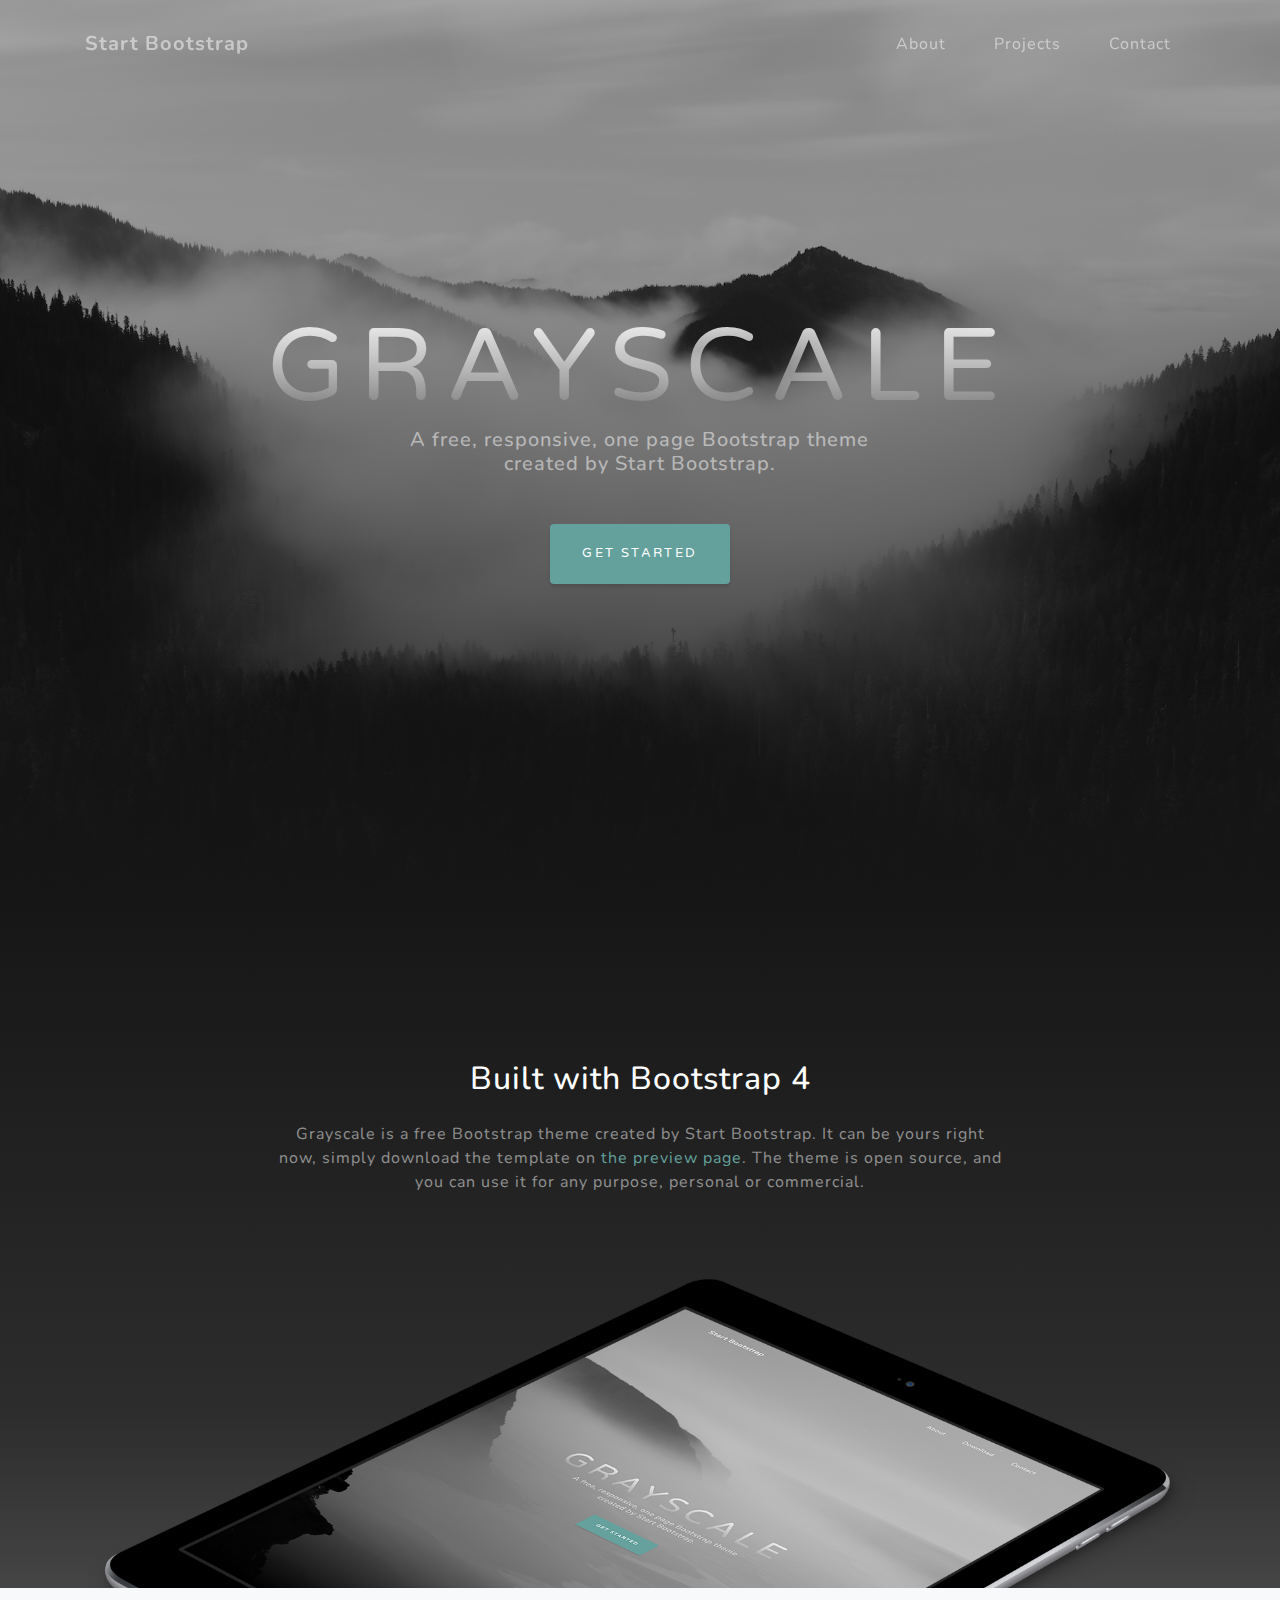
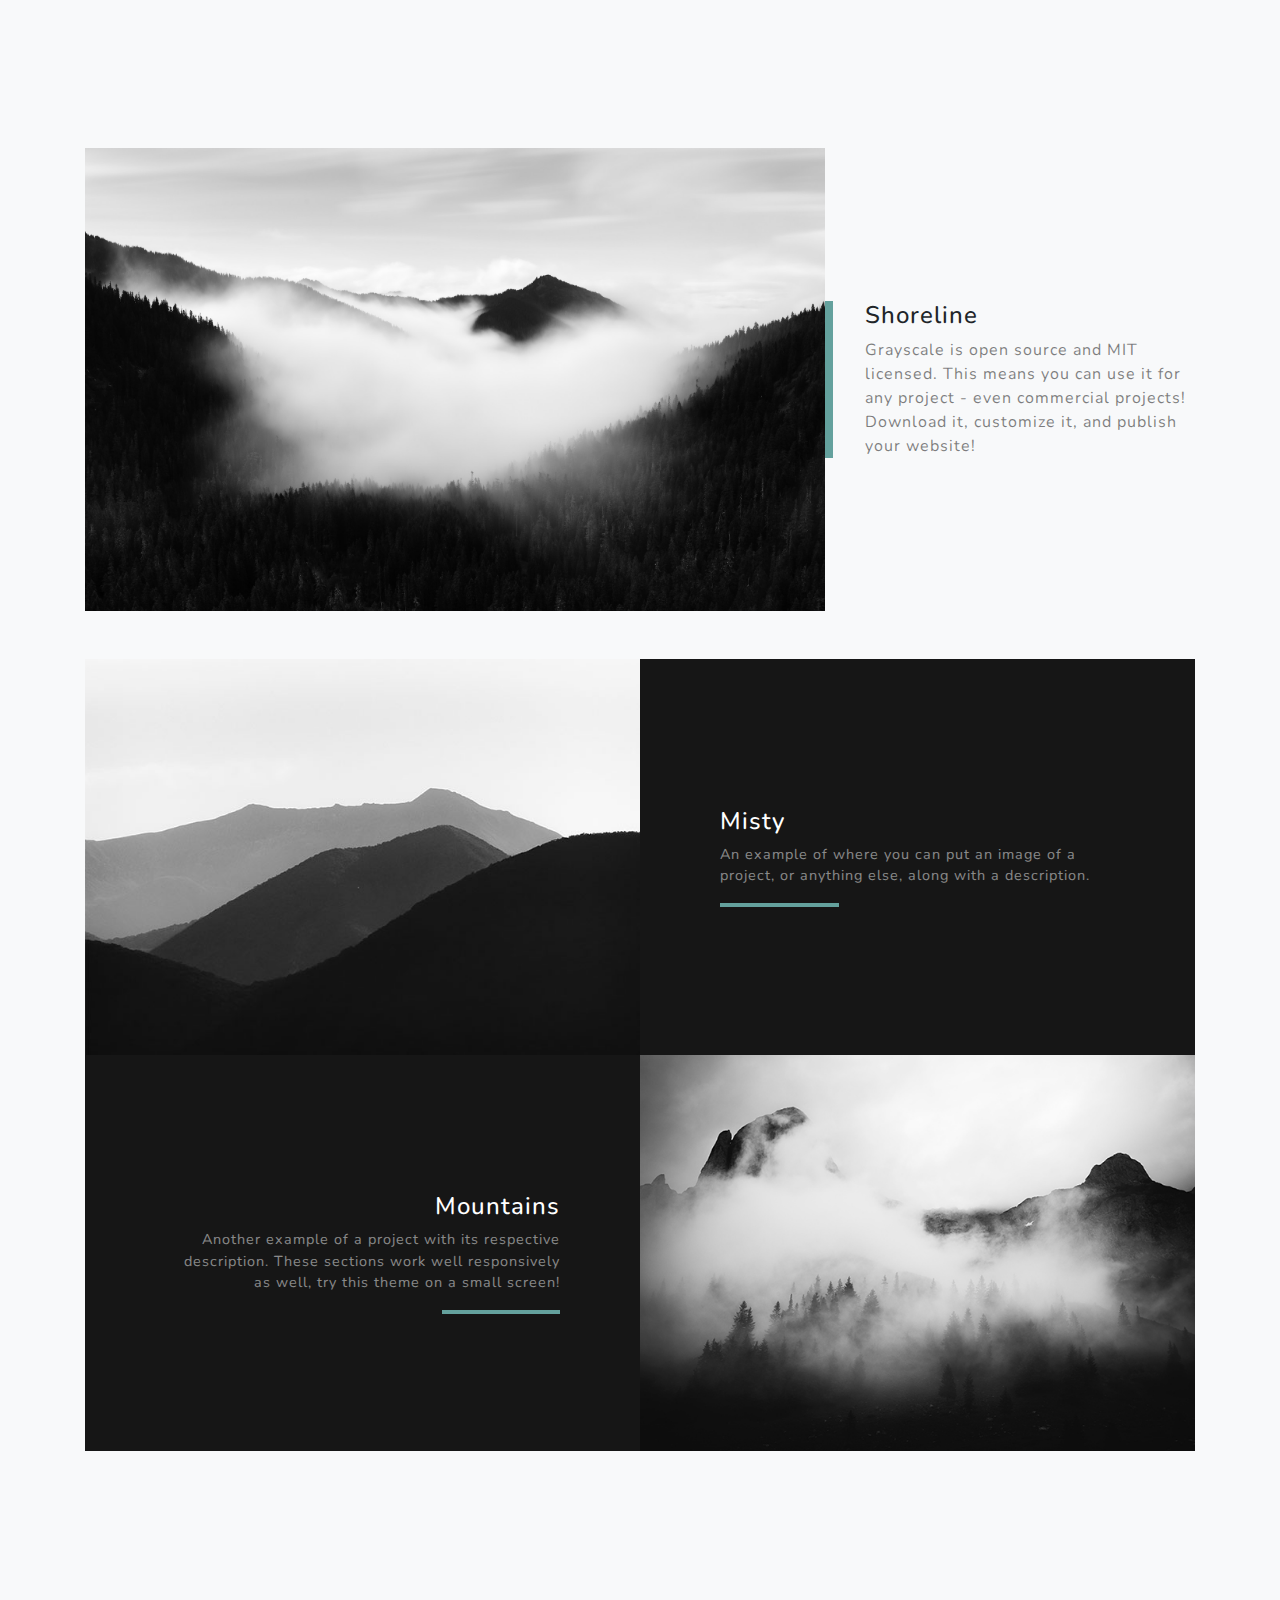
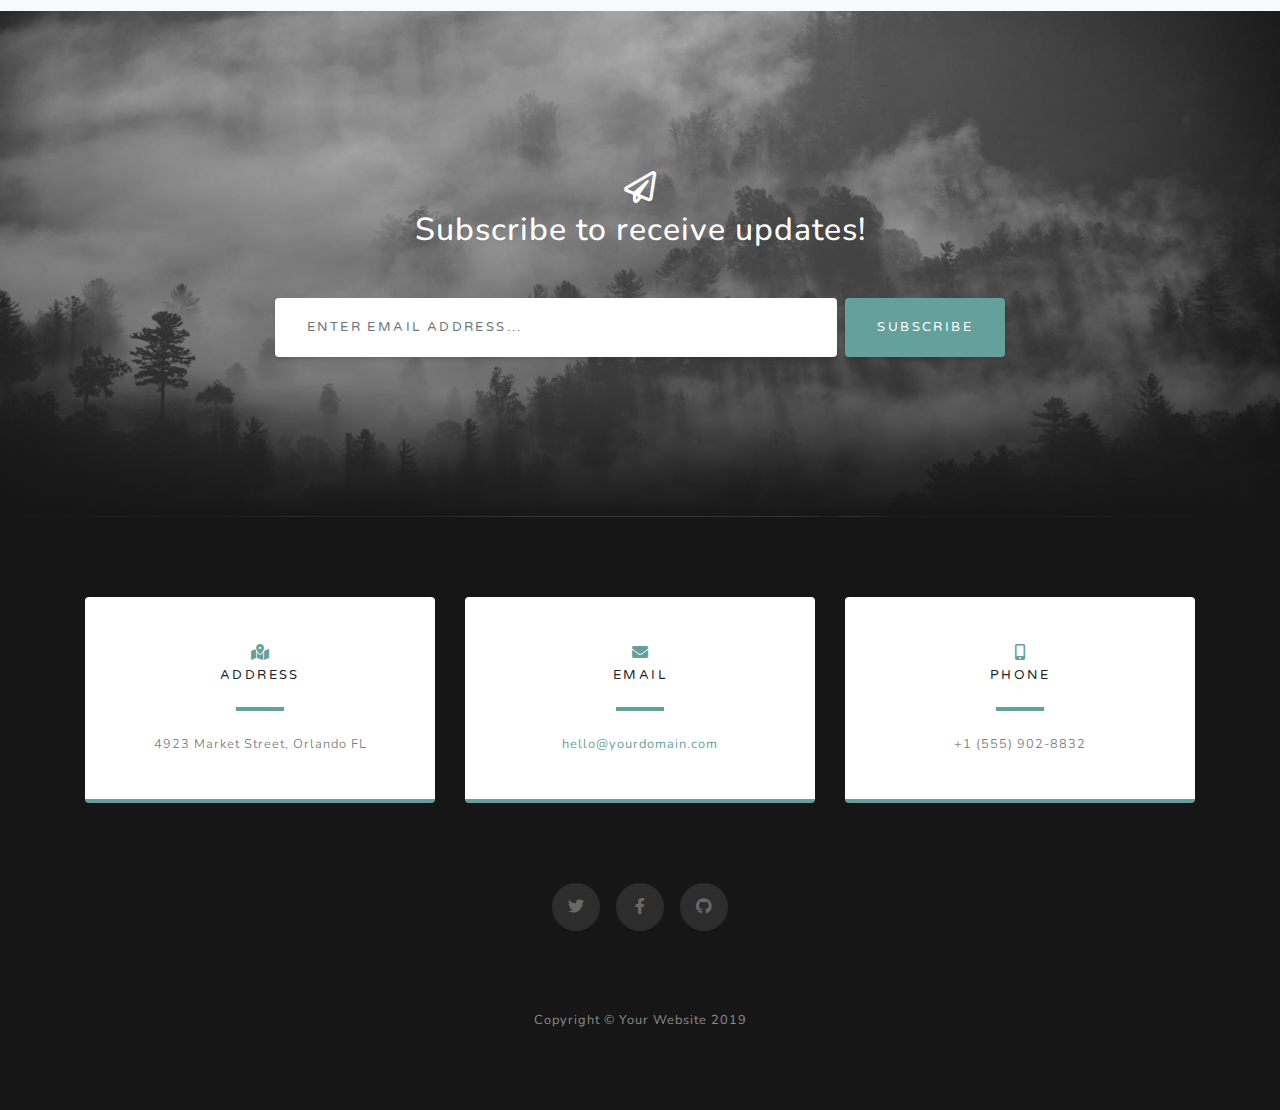
<file: onlinesales/admin_portal/app_admin/theams/startbootstrap-grayscale-gh-pages/index.html>
<!DOCTYPE html>
<html lang="en">

<head>

  <meta charset="utf-8">
  <meta name="viewport" content="width=device-width, initial-scale=1, shrink-to-fit=no">
  <meta name="description" content="">
  <meta name="author" content="">

  <title>Grayscale - Start Bootstrap Theme</title>

  <!-- Bootstrap core CSS -->
  <link href="vendor/bootstrap/css/bootstrap.min.css" rel="stylesheet">

  <!-- Custom fonts for this template -->
  <link href="vendor/fontawesome-free/css/all.min.css" rel="stylesheet">
  <link href="https://fonts.googleapis.com/css?family=Varela+Round" rel="stylesheet">
  <link href="https://fonts.googleapis.com/css?family=Nunito:200,200i,300,300i,400,400i,600,600i,700,700i,800,800i,900,900i" rel="stylesheet">

  <!-- Custom styles for this template -->
  <link href="css/grayscale.min.css" rel="stylesheet">

</head>

<body id="page-top">

  <!-- Navigation -->
  <nav class="navbar navbar-expand-lg navbar-light fixed-top" id="mainNav">
    <div class="container">
      <a class="navbar-brand js-scroll-trigger" href="#page-top">Start Bootstrap</a>
      <button class="navbar-toggler navbar-toggler-right" type="button" data-toggle="collapse" data-target="#navbarResponsive" aria-controls="navbarResponsive" aria-expanded="false" aria-label="Toggle navigation">
        Menu
        <i class="fas fa-bars"></i>
      </button>
      <div class="collapse navbar-collapse" id="navbarResponsive">
        <ul class="navbar-nav ml-auto">
          <li class="nav-item">
            <a class="nav-link js-scroll-trigger" href="#about">About</a>
          </li>
          <li class="nav-item">
            <a class="nav-link js-scroll-trigger" href="#projects">Projects</a>
          </li>
          <li class="nav-item">
            <a class="nav-link js-scroll-trigger" href="#signup">Contact</a>
          </li>
        </ul>
      </div>
    </div>
  </nav>

  <!-- Header -->
  <header class="masthead">
    <div class="container d-flex h-100 align-items-center">
      <div class="mx-auto text-center">
        <h1 class="mx-auto my-0 text-uppercase">Grayscale</h1>
        <h2 class="text-white-50 mx-auto mt-2 mb-5">A free, responsive, one page Bootstrap theme created by Start Bootstrap.</h2>
        <a href="#about" class="btn btn-primary js-scroll-trigger">Get Started</a>
      </div>
    </div>
  </header>

  <!-- About Section -->
  <section id="about" class="about-section text-center">
    <div class="container">
      <div class="row">
        <div class="col-lg-8 mx-auto">
          <h2 class="text-white mb-4">Built with Bootstrap 4</h2>
          <p class="text-white-50">Grayscale is a free Bootstrap theme created by Start Bootstrap. It can be yours right now, simply download the template on
            <a href="http://startbootstrap.com/template-overviews/grayscale/">the preview page</a>. The theme is open source, and you can use it for any purpose, personal or commercial.</p>
        </div>
      </div>
      <img src="img/ipad.png" class="img-fluid" alt="">
    </div>
  </section>

  <!-- Projects Section -->
  <section id="projects" class="projects-section bg-light">
    <div class="container">

      <!-- Featured Project Row -->
      <div class="row align-items-center no-gutters mb-4 mb-lg-5">
        <div class="col-xl-8 col-lg-7">
          <img class="img-fluid mb-3 mb-lg-0" src="img/bg-masthead.jpg" alt="">
        </div>
        <div class="col-xl-4 col-lg-5">
          <div class="featured-text text-center text-lg-left">
            <h4>Shoreline</h4>
            <p class="text-black-50 mb-0">Grayscale is open source and MIT licensed. This means you can use it for any project - even commercial projects! Download it, customize it, and publish your website!</p>
          </div>
        </div>
      </div>

      <!-- Project One Row -->
      <div class="row justify-content-center no-gutters mb-5 mb-lg-0">
        <div class="col-lg-6">
          <img class="img-fluid" src="img/demo-image-01.jpg" alt="">
        </div>
        <div class="col-lg-6">
          <div class="bg-black text-center h-100 project">
            <div class="d-flex h-100">
              <div class="project-text w-100 my-auto text-center text-lg-left">
                <h4 class="text-white">Misty</h4>
                <p class="mb-0 text-white-50">An example of where you can put an image of a project, or anything else, along with a description.</p>
                <hr class="d-none d-lg-block mb-0 ml-0">
              </div>
            </div>
          </div>
        </div>
      </div>

      <!-- Project Two Row -->
      <div class="row justify-content-center no-gutters">
        <div class="col-lg-6">
          <img class="img-fluid" src="img/demo-image-02.jpg" alt="">
        </div>
        <div class="col-lg-6 order-lg-first">
          <div class="bg-black text-center h-100 project">
            <div class="d-flex h-100">
              <div class="project-text w-100 my-auto text-center text-lg-right">
                <h4 class="text-white">Mountains</h4>
                <p class="mb-0 text-white-50">Another example of a project with its respective description. These sections work well responsively as well, try this theme on a small screen!</p>
                <hr class="d-none d-lg-block mb-0 mr-0">
              </div>
            </div>
          </div>
        </div>
      </div>

    </div>
  </section>

  <!-- Signup Section -->
  <section id="signup" class="signup-section">
    <div class="container">
      <div class="row">
        <div class="col-md-10 col-lg-8 mx-auto text-center">

          <i class="far fa-paper-plane fa-2x mb-2 text-white"></i>
          <h2 class="text-white mb-5">Subscribe to receive updates!</h2>

          <form class="form-inline d-flex">
            <input type="email" class="form-control flex-fill mr-0 mr-sm-2 mb-3 mb-sm-0" id="inputEmail" placeholder="Enter email address...">
            <button type="submit" class="btn btn-primary mx-auto">Subscribe</button>
          </form>

        </div>
      </div>
    </div>
  </section>

  <!-- Contact Section -->
  <section class="contact-section bg-black">
    <div class="container">

      <div class="row">

        <div class="col-md-4 mb-3 mb-md-0">
          <div class="card py-4 h-100">
            <div class="card-body text-center">
              <i class="fas fa-map-marked-alt text-primary mb-2"></i>
              <h4 class="text-uppercase m-0">Address</h4>
              <hr class="my-4">
              <div class="small text-black-50">4923 Market Street, Orlando FL</div>
            </div>
          </div>
        </div>

        <div class="col-md-4 mb-3 mb-md-0">
          <div class="card py-4 h-100">
            <div class="card-body text-center">
              <i class="fas fa-envelope text-primary mb-2"></i>
              <h4 class="text-uppercase m-0">Email</h4>
              <hr class="my-4">
              <div class="small text-black-50">
                <a href="#">hello@yourdomain.com</a>
              </div>
            </div>
          </div>
        </div>

        <div class="col-md-4 mb-3 mb-md-0">
          <div class="card py-4 h-100">
            <div class="card-body text-center">
              <i class="fas fa-mobile-alt text-primary mb-2"></i>
              <h4 class="text-uppercase m-0">Phone</h4>
              <hr class="my-4">
              <div class="small text-black-50">+1 (555) 902-8832</div>
            </div>
          </div>
        </div>
      </div>

      <div class="social d-flex justify-content-center">
        <a href="#" class="mx-2">
          <i class="fab fa-twitter"></i>
        </a>
        <a href="#" class="mx-2">
          <i class="fab fa-facebook-f"></i>
        </a>
        <a href="#" class="mx-2">
          <i class="fab fa-github"></i>
        </a>
      </div>

    </div>
  </section>

  <!-- Footer -->
  <footer class="bg-black small text-center text-white-50">
    <div class="container">
      Copyright &copy; Your Website 2019
    </div>
  </footer>

  <!-- Bootstrap core JavaScript -->
  <script src="vendor/jquery/jquery.min.js"></script>
  <script src="vendor/bootstrap/js/bootstrap.bundle.min.js"></script>

  <!-- Plugin JavaScript -->
  <script src="vendor/jquery-easing/jquery.easing.min.js"></script>

  <!-- Custom scripts for this template -->
  <script src="js/grayscale.min.js"></script>

</body>

</html>
</file>
<file: onlinesales/admin_portal/app_admin/theams/startbootstrap-grayscale-gh-pages/css/grayscale.min.css>
/*!
 * Start Bootstrap - Grayscale v5.0.9 (https://startbootstrap.com/template-overviews/grayscale)
 * Copyright 2013-2019 Start Bootstrap
 * Licensed under MIT (https://github.com/BlackrockDigital/startbootstrap-grayscale/blob/master/LICENSE)
 */#mainNav{min-height:56px;background-color:#fff}#mainNav .navbar-toggler{font-size:80%;padding:.75rem;color:#64a19d;border:1px solid #64a19d}#mainNav .navbar-toggler:focus{outline:0}#mainNav .navbar-brand{color:#161616;font-weight:700;padding:.9rem 0}#mainNav .navbar-nav .nav-item:hover{color:fade(white,80%);outline:0;background-color:transparent}#mainNav .navbar-nav .nav-item:active,#mainNav .navbar-nav .nav-item:focus{outline:0;background-color:transparent}@media (min-width:992px){#mainNav{padding-top:0;padding-bottom:0;border-bottom:none;background-color:transparent;transition:background-color .3s ease-in-out}#mainNav .navbar-brand{padding:.5rem 0;color:rgba(255,255,255,.5)}#mainNav .nav-link{transition:none;padding:2rem 1.5rem;color:rgba(255,255,255,.5)}#mainNav .nav-link:hover{color:rgba(255,255,255,.75)}#mainNav .nav-link:active{color:#fff}#mainNav.navbar-shrink{background-color:#fff}#mainNav.navbar-shrink .navbar-brand{color:#161616}#mainNav.navbar-shrink .nav-link{color:#161616;padding:1.5rem 1.5rem 1.25rem;border-bottom:.25rem solid transparent}#mainNav.navbar-shrink .nav-link:hover{color:#64a19d}#mainNav.navbar-shrink .nav-link:active{color:#467370}#mainNav.navbar-shrink .nav-link.active{color:#64a19d;outline:0;border-bottom:.25rem solid #64a19d}}.masthead{position:relative;width:100%;height:auto;min-height:35rem;padding:15rem 0;background:linear-gradient(to bottom,rgba(22,22,22,.3) 0,rgba(22,22,22,.7) 75%,#161616 100%),url(../img/bg-masthead.jpg);background-position:center;background-repeat:no-repeat;background-attachment:scroll;background-size:cover}.masthead h1{font-family:'Varela Round';font-size:2.5rem;line-height:2.5rem;letter-spacing:.8rem;background:-webkit-linear-gradient(rgba(255,255,255,.9),rgba(255,255,255,0));-webkit-text-fill-color:transparent;-webkit-background-clip:text}.masthead h2{max-width:20rem;font-size:1rem}@media (min-width:768px){.masthead h1{font-size:4rem;line-height:4rem}}@media (min-width:992px){.masthead{height:100vh;padding:0}.masthead h1{font-size:6.5rem;line-height:6.5rem;letter-spacing:.8rem}.masthead h2{max-width:30rem;font-size:1.25rem}}.btn{box-shadow:0 .1875rem .1875rem 0 rgba(0,0,0,.1)!important;padding:1.25rem 2rem;font-family:'Varela Round';font-size:80%;text-transform:uppercase;letter-spacing:.15rem;border:0}.btn-primary{background-color:#64a19d}.btn-primary:hover{background-color:#4f837f}.btn-primary:focus{background-color:#4f837f;color:#fff}.btn-primary:active{background-color:#467370!important}.about-section{padding-top:10rem;background:linear-gradient(to bottom,#161616 0,rgba(22,22,22,.9) 75%,rgba(22,22,22,.8) 100%)}.about-section p{margin-bottom:5rem}.projects-section{padding:10rem 0}.projects-section .featured-text{padding:2rem}@media (min-width:992px){.projects-section .featured-text{padding:0 0 0 2rem;border-left:.5rem solid #64a19d}}.projects-section .project-text{padding:3rem;font-size:90%}@media (min-width:992px){.projects-section .project-text{padding:5rem}.projects-section .project-text hr{border-color:#64a19d;border-width:.25rem;width:30%}}.signup-section{padding:10rem 0;background:linear-gradient(to bottom,rgba(22,22,22,.1) 0,rgba(22,22,22,.5) 75%,#161616 100%),url(../img/bg-signup.jpg);background-position:center;background-repeat:no-repeat;background-attachment:scroll;background-size:cover}.signup-section .form-inline input{box-shadow:0 .1875rem .1875rem 0 rgba(0,0,0,.1)!important;padding:1.25rem 2rem;height:auto;font-family:'Varela Round';font-size:80%;text-transform:uppercase;letter-spacing:.15rem;border:0}.contact-section{padding:5rem 0 0}.contact-section .card{border:0;border-bottom:.25rem solid #64a19d}.contact-section .card h4{font-size:.8rem;font-family:'Varela Round';text-transform:uppercase;letter-spacing:.15rem}.contact-section .card hr{border-color:#64a19d;border-width:.25rem;width:3rem}.contact-section .social{margin-top:5rem}.contact-section .social a{text-align:center;height:3rem;width:3rem;background:rgba(255,255,255,.1);border-radius:100%;line-height:3rem;color:rgba(255,255,255,.3)}.contact-section .social a:hover{color:rgba(255,255,255,.5)}.contact-section .social a:active{color:#fff}body{font-family:Nunito;letter-spacing:.0625em}a{color:#64a19d}a:focus,a:hover{text-decoration:none;color:#3c6360}.bg-black{background-color:#161616!important}.bg-primary{background-color:#64a19d!important}.text-primary{color:#64a19d!important}footer{padding:5rem 0}
</file>
